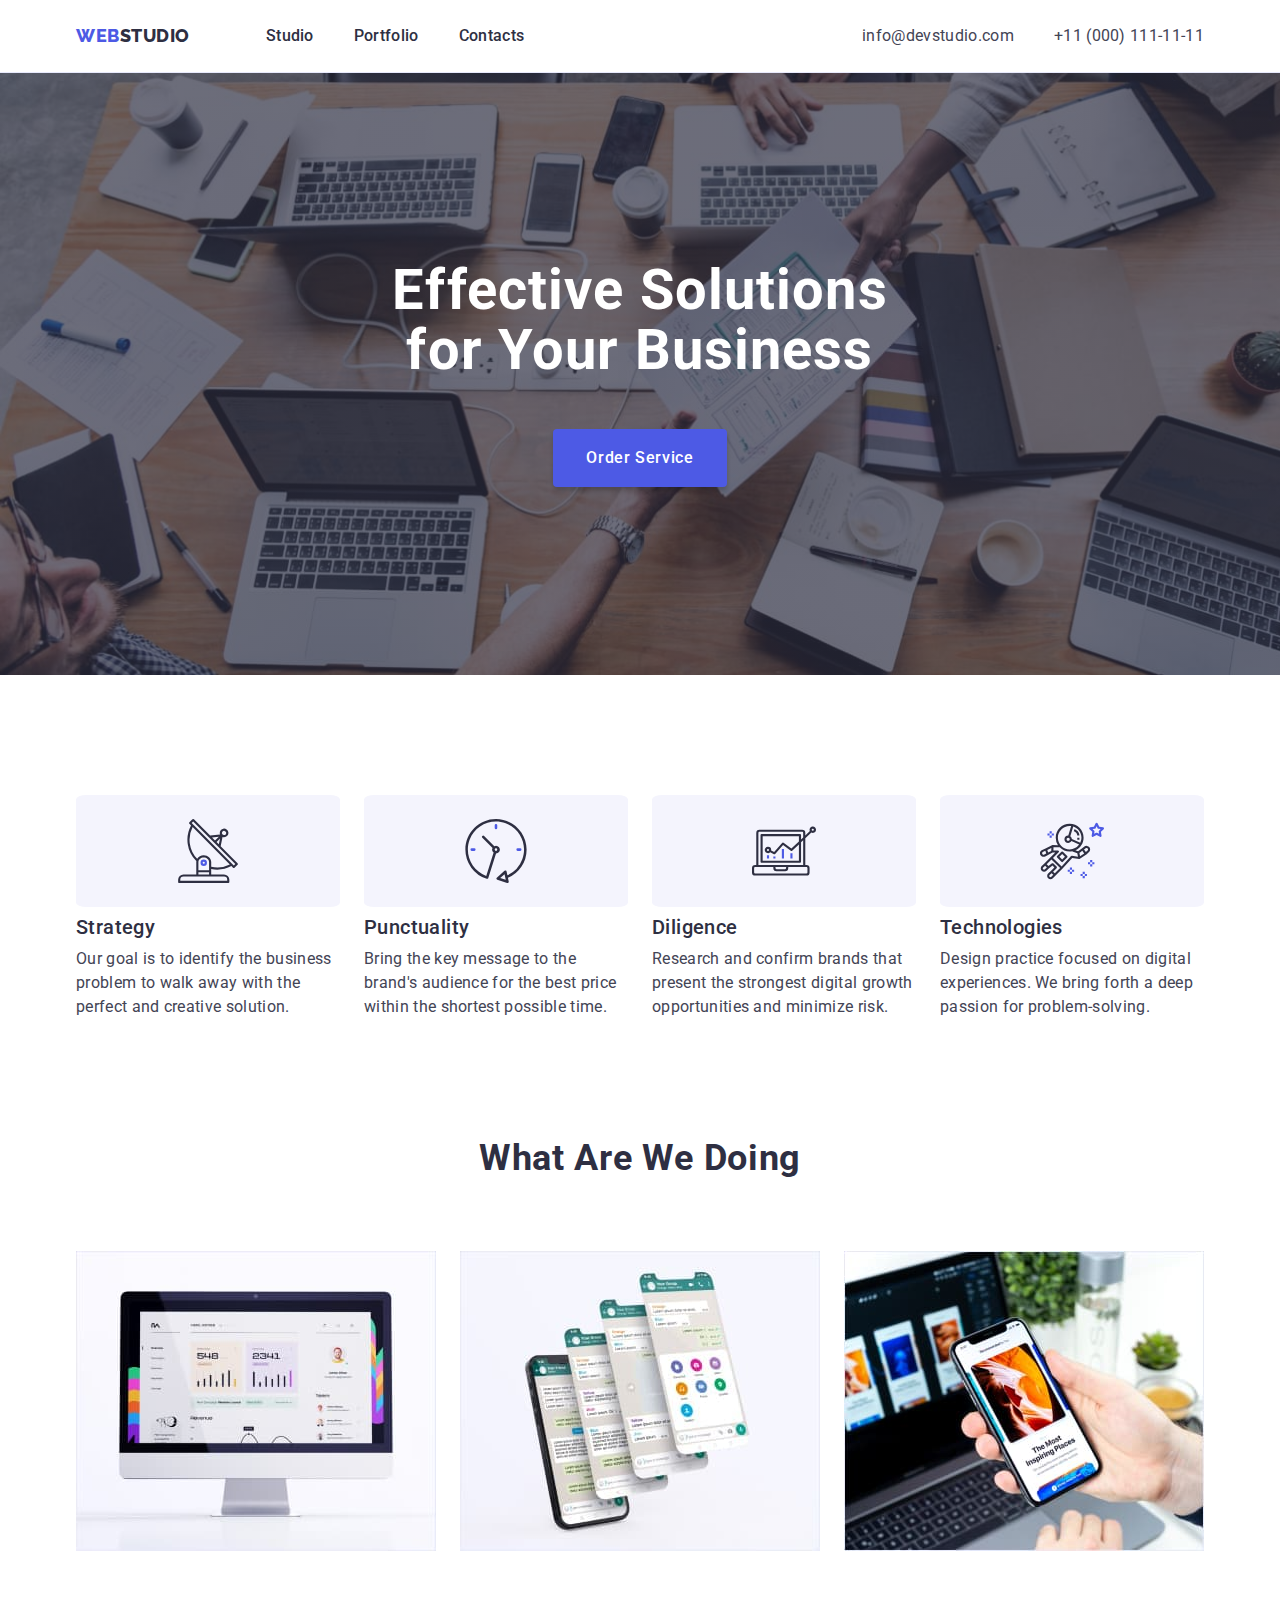
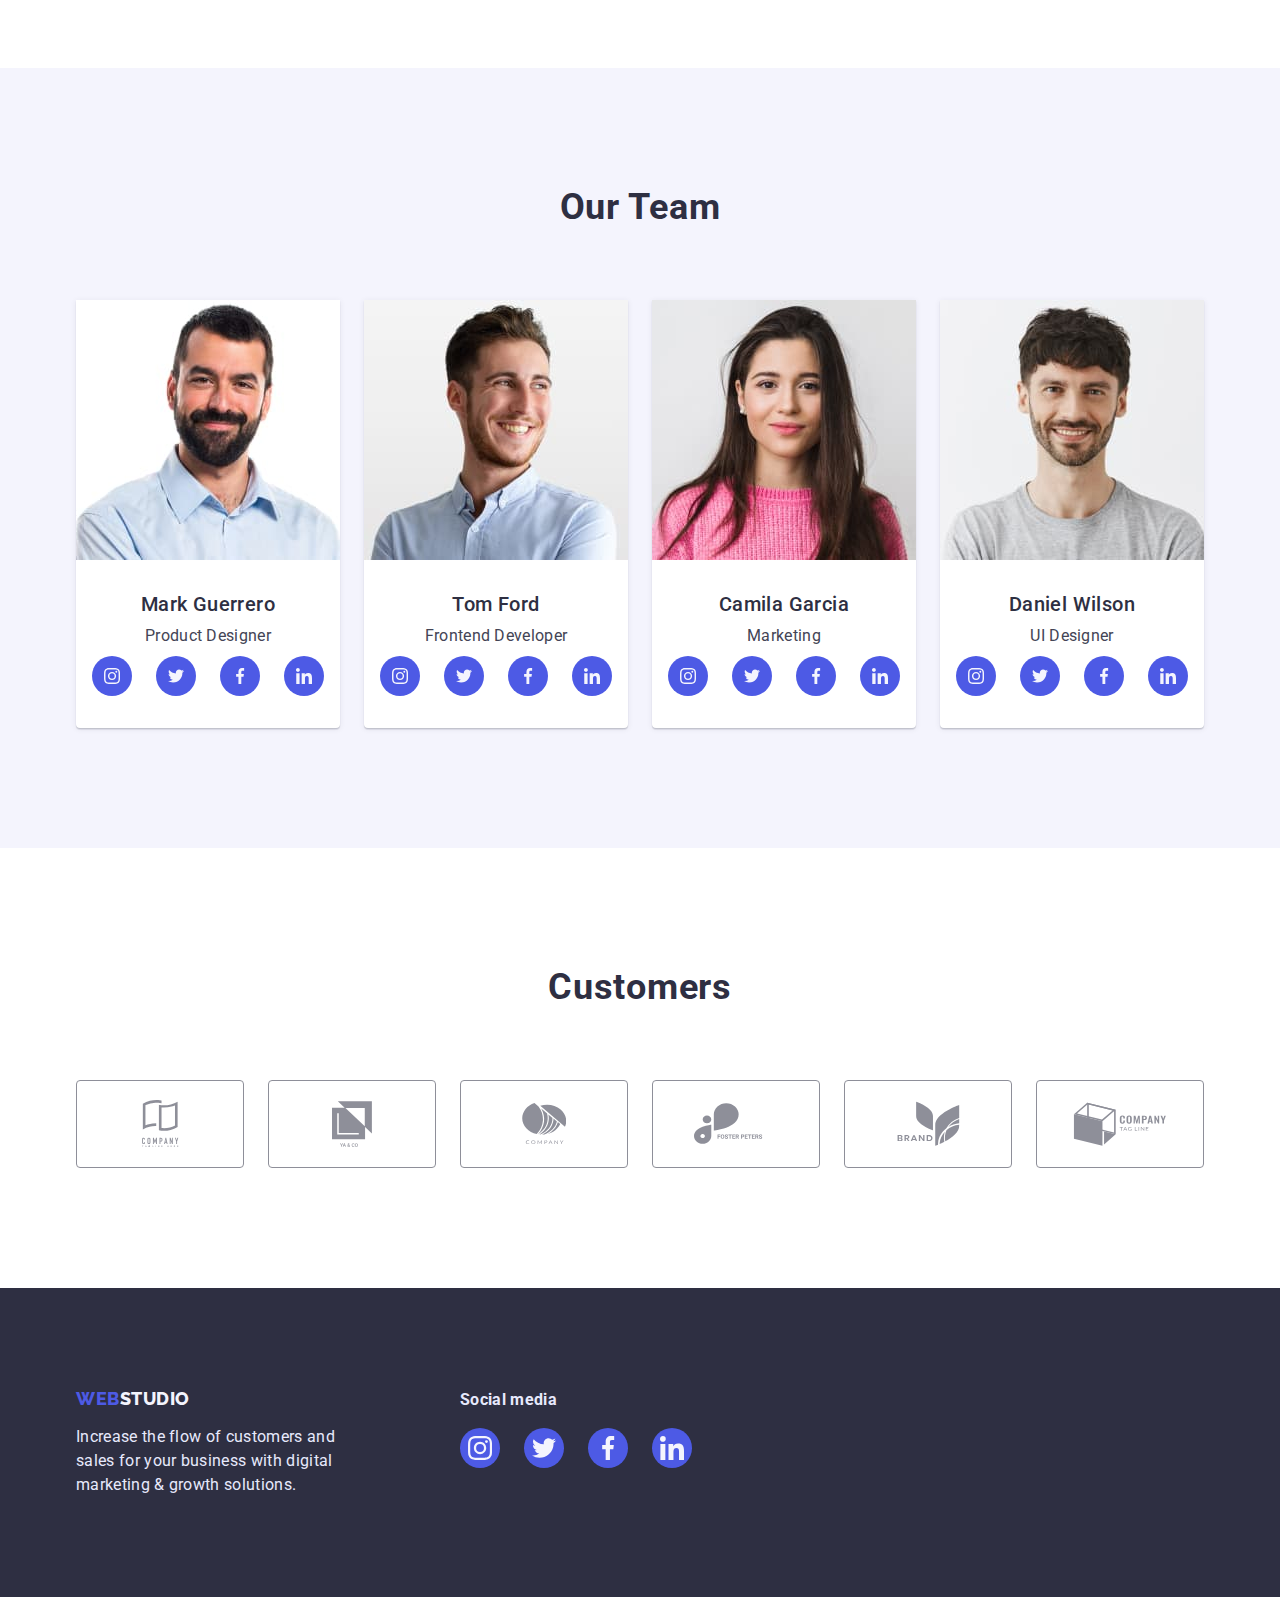
<file: index.html>
<!DOCTYPE html>
<html lang="en">

<head>
  <meta charset="UTF-8">
  <meta http-equiv="X-UA-Compatible" content="IE=edge">
  <meta name="viewport" content="width=device-width, initial-scale=1.0">
  <title>Document</title>

  <link rel="preconnect" href="https://fonts.googleapis.com">
  <link rel="preconnect" href="https://fonts.gstatic.com" crossorigin>
  <link href="https://fonts.googleapis.com/css2?family=Roboto:wght@400;500;700&display=swap" rel="stylesheet">
  <link rel="preconnect" href="https://fonts.googleapis.com">
  <link rel="preconnect" href="https://fonts.gstatic.com" crossorigin>
  <link href="
https://cdn.jsdelivr.net/npm/modern-normalize@1.1.0/modern-normalize.min.css
" rel="stylesheet">
  <link href="https://fonts.googleapis.com/css2?family=Raleway:wght@800&display=swap" rel="stylesheet">
  <link rel="stylesheet" href="./css/styles.css">
</head>

<body>

  <header class="page-header">
    <div class="heder-content container">
      <nav class="nav-box ">

        <a class="logo link" href="./index.html"> WEB<span class="logo-thema-light">Studio</span></a>
        <ul class="menu list">
          <li class="menu-item"><a class="menu-item-link link" href="./index.html">Studio</a></li>
          <li class="menu-item"><a class="menu-item-link link" href="./portfolio.html">Portfolio</a></li>
          <li class="menu-item"><a class="menu-item-link link" href="">Contacts</a></li>
        </ul>
      </nav>


      <address class="contacts-box">
        <ul class=" contacts-list list">
          <li class="contacts-list-item"> <a class="contacts-item link"
              href="mailto:info@devstudio.com">info@devstudio.com</a></li>
          <li class="contacts-list-item"> <a class="contacts-item link" href="tel:+110001111111">+11 (000) 111-11-11</a>
          </li>
        </ul>
      </address>

    </div>


  </header>

  <main>
    <!-- Банер -->

    <section class="hero-section">
      <div class="container">
        <h1 class="main-title">Effective Solutions
          for Your Business
        </h1>
        <button class="modal-btn" type="button">Order Service</button>
      </div>

    </section>

    <!-- Переваги компанії -->


    <section class="privilage-section">
      <div class="privilage-container container">
        <h2 hidden class=" .visually-hidden">Privilage</h2>
        <ul class="privilage-list list">
          <li class="privilage-list-item">
            <div class="privilage-icon-wrap"><svg class="strategy-icon" width="64" height="64">
              <use href="./images/sprite.svg#icon-antenna">

              </use>
            </svg> </div>
            <h3 class="privilege-title list-title">Strategy</h3>
            <p class="text">Our goal is to identify the business
              problem to walk away with the perfect and creative solution. </p>
          </li>
          <li class="privilage-list-item">
            <div class="privilage-icon-wrap"><svg class="strategy-icon" width="64" height="64">
              <use href="./images/sprite.svg#icon-clock">

              </use>
            </svg> </div>
            <h3 class="privilege-title list-title">Punctuality</h3>
            <p class="text">Bring the key message
              to the brand's audience for the best price within the shortest possible time.</p>
          </li>
          <li class="privilage-list-item">
            <div class="privilage-icon-wrap"><svg class="strategy-icon" width="64" height="64">
              <use href="./images/sprite.svg#icon-diagram">

              </use>
            </svg> </div>
            <h3 class="privilege-title list-title">Diligence</h3>
            <p class="text">Research and confirm brands that present the strongest digital growth opportunities and
              minimize risk.</p>
          </li>
          <li class="privilage-list-item">
            <div class="privilage-icon-wrap"><svg class="strategy-icon" width="64" height="64">
              <use href="./images/sprite.svg#icon-astronaut">
              </use>
            </svg> </div>
            <h3 class="privilege-title list-title">Technologies</h3>
            <p class="text">Design practice focused on digital experiences. We bring forth a deep passion for
              problem-solving.</p>
          </li>
        </ul>
      </div>
    </section>


    <!-- що ми робимо -->

    <section class="about-section">

      <div class="container">
        <h2 class="about-title section-title">What are we doing</h2>
        <ul class="about-list list">

          <li class="about-list-item">
            <img src="./images/site.jpg" alt="site" width="360" height="300">
          </li>
          <li class="about-list-item">
            <img src="./images/mobile-add.jpg" alt="mobile application" width="360" height="300">
          </li>
          <li class="about-list-item">
            <img src="./images/complex-servise.jpg" alt="comprehensive service" width="360" height="300">
          </li>
        </ul>
      </div>

    </section>



    <!-- наша команда -->


    <section class="team-section">
      <div class="team-card container">
        <h2 class="team-title section-title">Our Team</h2>

        <ul class="team-list list">

          <li class="team-list-item">
            <img src="./images/mark-guerrero.jpg" alt="Mark Guerrero" width="264" height="260">
            <div class="team-item-text">
              <h3 class="list-title">Mark Guerrero</h3>
              <p class="team-text text">Product Designer</p>
              <ul class="social-list list">
                <li class="social-list-item">
                  <a href="" class="social-list-link link">
                    <svg class="social-list-icon" width="16" height="16">
                      <use href="./images/sprite.svg#icon-instagram"></use>
                    </svg>
                  </a>
                </li>
                <li class="social-list-item">
                  <a href="" class="social-list-link link">
                    <svg class="social-list-icon" width="16" height="16">
                      <use href="./images/sprite.svg#icon-twitter"></use>
                    </svg>
                  </a>
                </li>
                <li class="social-list-item">
                  <a href="" class="social-list-link link">
                    <svg class="social-list-icon" width="16" height="16">
                      <use href="./images/sprite.svg#icon-facebook"></use>
                    </svg>
                  </a>
                </li>
                <li class="social-list-item">
                  <a href="" class="social-list-link link">
                    <svg class="social-list-icon" width="16" height="16">
                      <use href="./images/sprite.svg#icon-linkedin"></use>
                    </svg>
                  </a>
                </li>
              </ul>
            </div>
          </li>

          <li class="team-list-item">
            <img src="./images/tom-ford.jpg" alt="Tom Ford" width="264" height="260">
            <div class="team-item-text">
              <h3 class="list-title">Tom Ford</h3>
              <p class="team-text text">Frontend Developer</p>
              <ul class="social-list list">
                <li class="social-list-item">
                  <a href="" class="social-list-link link">
                    <svg class="social-list-icon" width="16" height="16">
                      <use href="./images/sprite.svg#icon-instagram"></use>
                    </svg>
                  </a>
                </li>
                <li class="social-list-item">
                  <a href="" class="social-list-link link">
                    <svg class="social-list-icon" width="16" height="16">
                      <use href="./images/sprite.svg#icon-twitter"></use>
                    </svg>
                  </a>
                </li>
                <li class="social-list-item">
                  <a href="" class="social-list-link link">
                    <svg class="social-list-icon" width="16" height="16">
                      <use href="./images/sprite.svg#icon-facebook"></use>
                    </svg>
                  </a>
                </li>
                <li class="social-list-item">
                  <a href="" class="social-list-link link">
                    <svg class="social-list-icon" width="16" height="16">
                      <use href="./images/sprite.svg#icon-linkedin"></use>
                    </svg>
                  </a>
                </li>
              </ul>
            </div>

          </li>
          <li class="team-list-item">
            <img src="./images/camila-garsia.jpg" alt="Camila Garcia" width="264" height="260">
            <div class="team-item-text">
              <h3 class="list-title">Camila Garcia</h3>
              <p class="team-text text">Marketing</p>
              <ul class="social-list list">
                <li class="social-list-item">
                  <a href="" class="social-list-link link">
                    <svg class="social-list-icon" width="16" height="16">
                      <use href="./images/sprite.svg#icon-instagram"></use>
                    </svg>
                  </a>
                </li>
                <li class="social-list-item">
                  <a href="" class="social-list-link link">
                    <svg class="social-list-icon" width="16" height="16">
                      <use href="./images/sprite.svg#icon-twitter"></use>
                    </svg>
                  </a>
                </li>
                <li class="social-list-item">
                  <a href="" class="social-list-link link">
                    <svg class="social-list-icon" width="16" height="16">
                      <use href="./images/sprite.svg#icon-facebook"></use>
                    </svg>
                  </a>
                </li>
                <li class="social-list-item">
                  <a href="" class="social-list-link link">
                    <svg class="social-list-icon" width="16" height="16">
                      <use href="./images/sprite.svg#icon-linkedin"></use>
                    </svg>
                  </a>
                </li>
              </ul>
            </div>

          </li>
          <li class="team-list-item">
            <img src="./images/daniel-wilson.jpg" alt="Daniel Wilson" width="264" height="260">
            <div class="team-item-text">
              <h3 class="list-title">Daniel Wilson</h3>
              <p class="team-text text">UI Designer</p>
              <ul class="social-list list">
                <li class="social-list-item">
                  <a href="" class="social-list-link link">
                    <svg class="social-list-icon" width="16" height="16">
                      <use href="./images/sprite.svg#icon-instagram"></use>
                    </svg>
                  </a>
                </li>
                <li class="social-list-item">
                  <a href="" class="social-list-link link">
                    <svg class="social-list-icon" width="16" height="16">
                      <use href="./images/sprite.svg#icon-twitter"></use>
                    </svg>
                  </a>
                </li>
                <li class="social-list-item">
                  <a href="" class="social-list-link link">
                    <svg class="social-list-icon" width="16" height="16">
                      <use href="./images/sprite.svg#icon-facebook"></use>
                    </svg>
                  </a>
                </li>
                <li class="social-list-item">
                  <a href="" class="social-list-link link">
                    <svg class="social-list-icon" width="16" height="16">
                      <use href="./images/sprite.svg#icon-linkedin"></use>
                    </svg>
                  </a>
                </li>
              </ul>
            </div>

          </li>
        </ul>
      </div>


    </section>

    <section class="customers-section">
      <div class="container">
        <h2 class="customers-title section-title">Customers</h2>
      <ul class="customers-list list">
        <li class="customers-list-item">
          <a class="customers-link link" href="">
            <svg class="customers-icon" width="41" height="47">
              <use href="./images/sprite.svg#icon-customer1"></use>
            </svg>
          </a>
        </li>
        <li class="customers-list-item">
          <a class="customers-link link" href="">
            <svg class="customers-icon" width="40" height="52">
              <use href="./images/sprite.svg#icon-customer2"></use>
            </svg>
          </a>
        </li>
        <li class="customers-list-item">
          <a class="customers-link link" href="">
            <svg class="customers-icon" width="44" height="41" >
              <use href="./images/sprite.svg#icon-customer3"></use>
            </svg>
          </a>
        </li>
        <li class="customers-list-item">
          <a class="customers-link link" href="">
            <svg class="customers-icon" width="84" height="41">
              <use href="./images/sprite.svg#icon-customer4"></use>
            </svg>
          </a>
        </li>
        <li class="customers-list-item">
          <a class="customers-link link" href="">
            <svg class="customers-icon" width="63" height="45">
              <use href="./images/sprite.svg#icon-customer5"></use>
            </svg>
          </a>
        </li>
        <li class="customers-list-item">
          <a class="customers-link link" href="">
            <svg class="customers-icon" width="94" height="44">
              <use href="./images/sprite.svg#icon-customer6"></use>
            </svg>
          </a>
        </li>
        
      </ul>
      </div>
    </section>
  </main> 



  <footer class="footer">


    <div class="footer-container container">
      <div class="footer-appeal">
        <a class="footer-logo link" href="./index.html">WEB<span class="logo-thema-dark">Studio</span></a>
        <p class="footer-text text">Increase the flow of customers and sales for your business with digital marketing &
          growth
          solutions.
        </p>
      </div>



      <div class="footer-social">
        <h4 class="footer-social-title text">Social media</h4>
        <ul class="footer-social-list list">
          <li class="social-list-item">
            <a href="" class="social-list-link footer-link link">
              <svg class="social-list-icon" width="24" height="24">
                <use href="./images/sprite.svg#icon-instagram"></use>
              </svg>
            </a>
          </li>
          <li class="social-list-item">
            <a href="" class="social-list-link footer-link link">
              <svg class="social-list-icon" width="24" height="24">
                <use href="./images/sprite.svg#icon-twitter"></use>
              </svg>
            </a>
          </li>
          <li class="social-list-item">
            <a href="" class="social-list-link footer-link link">
              <svg class="social-list-icon" width="24" height="24">
                <use href="./images/sprite.svg#icon-facebook"></use>
              </svg>
            </a>
          </li>
          <li class="social-list-item">
            <a href="" class="social-list-link footer-link link">
              <svg class="social-list-icon" width="24" height="24">
                <use href="./images/sprite.svg#icon-linkedin"></use>
              </svg>
            </a>
          </li>
        </ul>
      </div>
    </div>
  </footer>


</body>

</html>
</file>
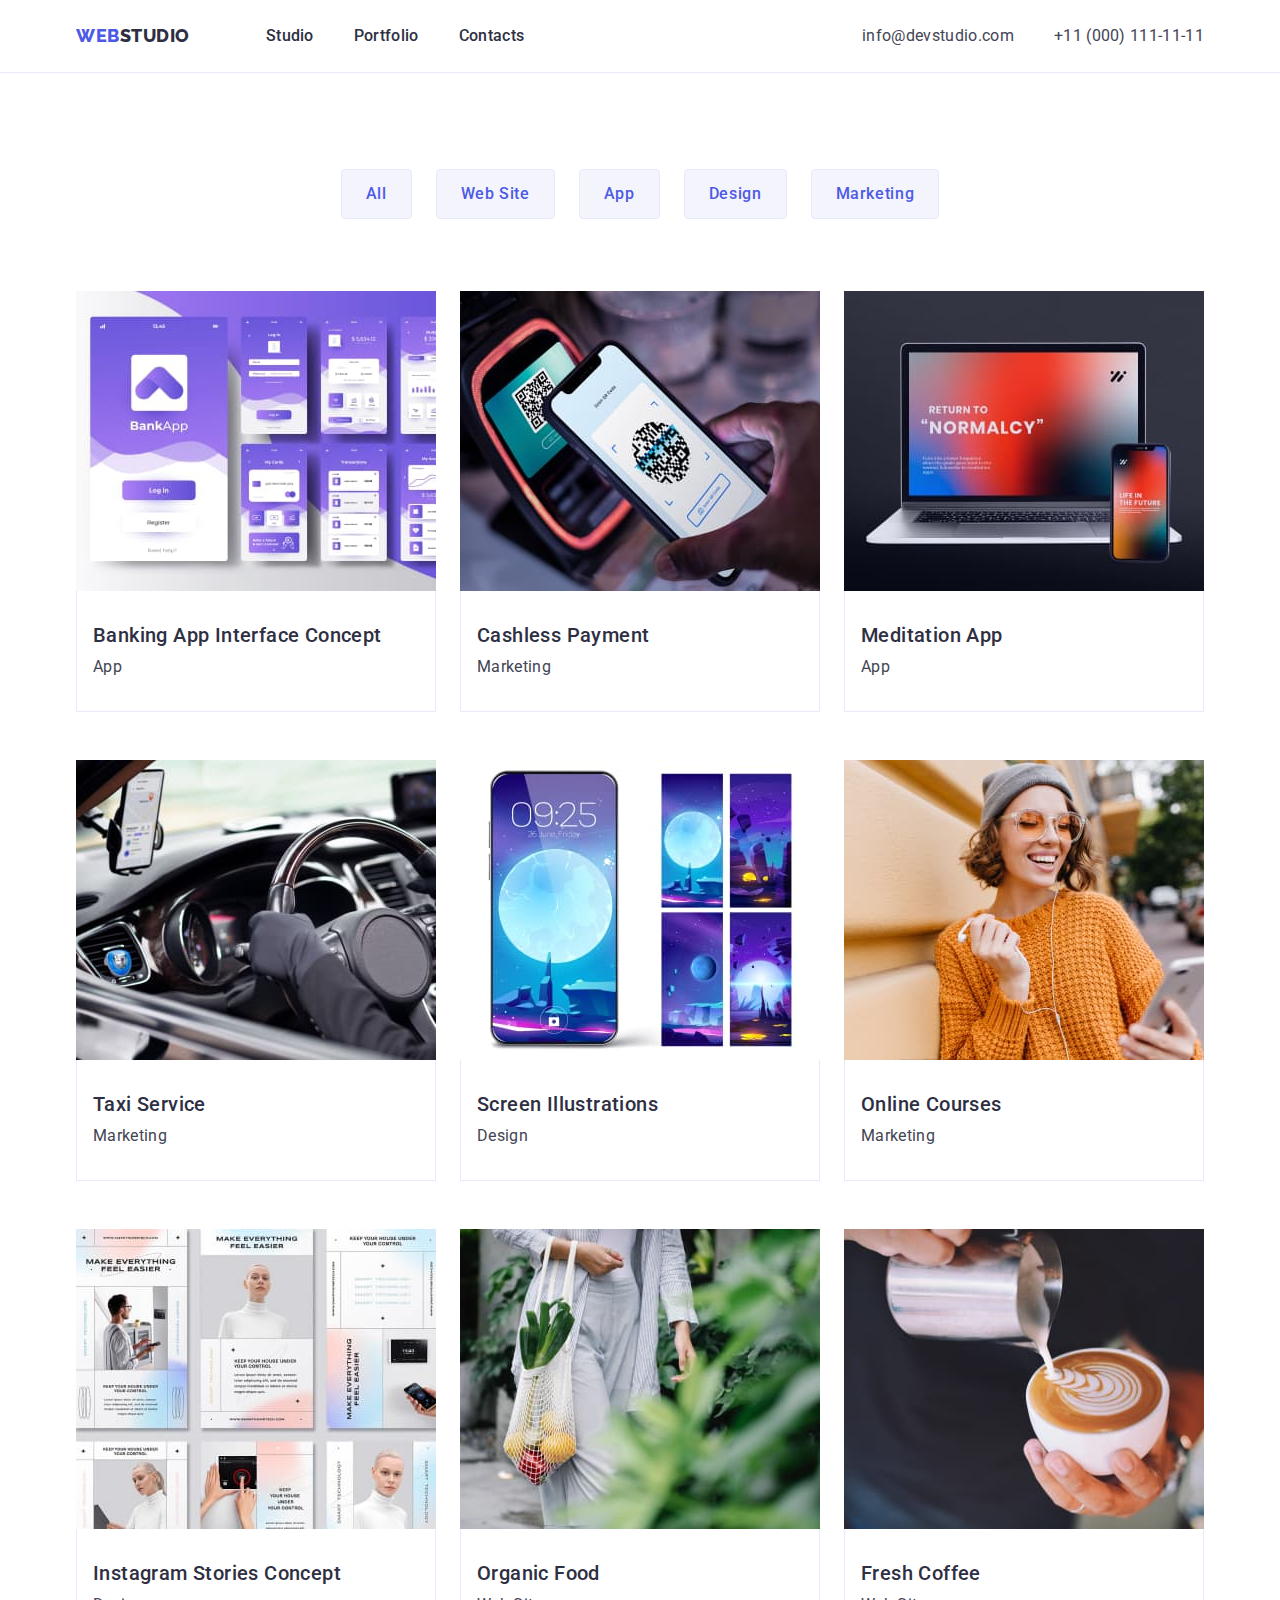
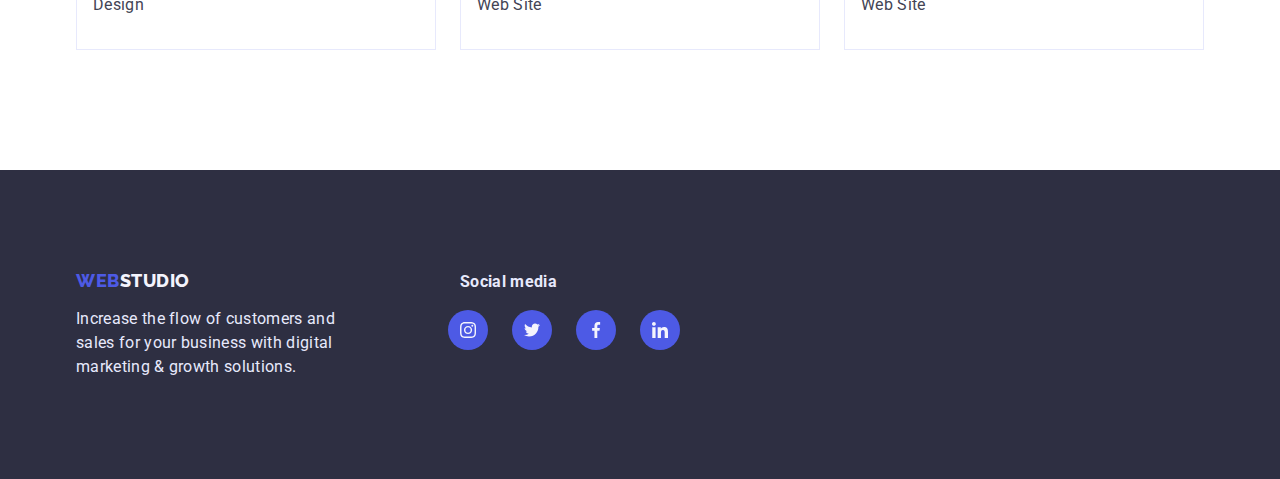
<file: portfolio.html>
<!DOCTYPE html>
<html lang="en">

<head>
    <meta charset="UTF-8">
    <meta http-equiv="X-UA-Compatible" content="IE=edge">
    <meta name="viewport" content="width=device-width, initial-scale=1.0">
    <title>Document</title>
   
    <link rel="preconnect" href="https://fonts.googleapis.com">
    <link rel="preconnect" href="https://fonts.gstatic.com" crossorigin>
    <link href="https://fonts.googleapis.com/css2?family=Roboto:wght@400;500;700&display=swap" rel="stylesheet">
    <link rel="preconnect" href="https://fonts.googleapis.com">
    <link rel="preconnect" href="https://fonts.gstatic.com" crossorigin>
    <link href="
  https://cdn.jsdelivr.net/npm/modern-normalize@1.1.0/modern-normalize.min.css
  " rel="stylesheet">
    <link href="https://fonts.googleapis.com/css2?family=Raleway:wght@800&display=swap" rel="stylesheet">
    <link rel="stylesheet" href="./css/styles.css">
  </head>

<body>
    <header class="page-header">
        <div class="heder-content container">
          <nav class="nav-box ">
        
            <a class="logo link" href="./index.html"> WEB<span class="logo-thema-light">Studio</span></a>
            <ul class="menu list">
              <li class="menu-item"><a class="menu-item-link link" href="./index.html">Studio</a></li>
              <li class="menu-item"><a class="menu-item-link link" href="./portfolio.html">Portfolio</a></li>
              <li class="menu-item"><a class="menu-item-link link" href="">Contacts</a></li>
            </ul>
          </nav>
        
        
          <address class="contacts-box">
            <ul class=" contacts-list list">
              <li class="contacts-list-item"> <a class="contacts-item link"
                  href="mailto:info@devstudio.com">info@devstudio.com</a></li>
              <li class="contacts-list-item"> <a class="contacts-item link" href="tel:+110001111111">+11 (000) 111-11-11</a>
              </li>
            </ul>
          </address>
        
        </div>
            
        
          </header>
        

    <main>

        <section class="portfolio-section">
            <div class="container">
                <h1 hidden class=".visually-hidden">Portfolio</h1>
                <ul class="filter-list list">
                    <li class="filter-item"> <button class="filter-btn" type="button">All</button></li>
                    <li class="filter-item"><button class="filter-btn" type="button">Web Site</button></li>
                    <li class="filter-item"><button class="filter-btn" type="button">App</button></li>
                    <li class="filter-item"><button class="filter-btn" type="button">Design</button></li>
                    <li class="filter-item"><button class="filter-btn" type="button">Marketing</button></li>
                </ul>
    
    
                <ul class="portfolio-list list">
                    <li class="portfolio-item">
                        <a class="portfolio-link link" href=""><img src="./images/bank.jpg" alt="Banking App" width="360" height="300">
                            <div class="portfolio-item-text">
                                <h2 class="portfolio-title list-title">Banking App Interface Concept</h2>
                                <p class="text">App</p>
                            </div>
                        </a>
                    </li>
                    <li class="portfolio-item">
                        <a class="portfolio-link link" href=""><img src="./images/cashless.jpg" alt="Cashless Payment" width="360"
                                height="300">
                            <div class="portfolio-item-text">
                                <h2 class="portfolio-title list-title">Cashless Payment</h2>
                                <p class="text">Marketing</p>
                            </div>
                        </a>
                    </li>
                    <li class="portfolio-item">
                        <a class="portfolio-link link" href=""><img src="./images/meditation.jpg" alt="Meditaion App" width="360"
                                height="300">
                            <div class="portfolio-item-text">
                                <h2 class="portfolio-title list-title">Meditation App</h2>
                                <p class="text">App</p>
                            </div>
                        </a>
                    </li>
    
                    <li class="portfolio-item">
                        <a class="portfolio-link link" href=""><img src="./images/taxi.jpg" alt="Taxi Service" width="360" height="300">
                            <div class="portfolio-item-text">
                                <h2 class="portfolio-title list-title">Taxi Service</h2>
                                <p class="text">Marketing </p>
                            </div>
                        </a>
                    </li>
                    <li class="portfolio-item">
                        <a class="portfolio-link link" href=""><img src="./images/screen.jpg" alt="Screen Illustrations" width="360"
                                height="300">
                            <div class="portfolio-item-text">
                                <h2 class="portfolio-title list-title">Screen Illustrations</h2>
                                <p class="text">Design</p>
                            </div>
                        </a>
                    </li>
    
                    <li class="portfolio-item">
                        <a class="portfolio-link link" href=""><img src="./images/online-courses.jpg" alt="Online Courses" width="360"
                                height="300">
                            <div class="portfolio-item-text">
                                <h2 class="portfolio-title list-title">Online Courses</h2>
                                <p class="text">Marketing</p>
                            </div>
                        </a>
                    </li>
    
    
                    <li class="portfolio-item">
                        <a class="portfolio-link link" href=""><img src="./images/instastories.jpg" alt="Instagram Stories " width="360"
                                height="300">
                            <div class="portfolio-item-text">
                                <h2 class="portfolio-title list-title">Instagram Stories Concept</h2>
                                <p class="text">Design</p>
                            </div>
                        </a>
                    </li>
                    <li class="portfolio-item">
                        <a class="portfolio-link link" href=""><img src="./images/food.jpg" alt="Food" width="360" height="300">
                            <div class="portfolio-item-text">
                                <h2 class="portfolio-title list-title">Organic Food</h2>
                                <p class="text">Web Site</p>
                            </div>
                        </a>
                    </li>
    
                    <li class="portfolio-item">
                        <a class="portfolio-link link" href=""><img src="./images/coffee.jpg" alt="Coffee" width="360" height="300">
                            <div class="portfolio-item-text">
                                <h2 class="portfolio-title list-title">Fresh Coffee</h2>  
                                <p class="text">Web Site</p>
                            </div>
                        </a>
                    </li>
    
    
                </ul>
            </div>
          
        </section>
    </main>


    <footer class="footer">


        <div class="footer-container container">
          <div class="footer-appeal">
            <a class="footer-logo link" href="./index.html">WEB<span class="logo-thema-dark">Studio</span></a>
            <p class="footer-text text">Increase the flow of customers and sales for your business with digital marketing &
              growth
              solutions.
            </p>
          </div>
    
    
    
          <div class="footer-social">
            <h4 class="footer-social-title text">Social media</h4>
            <ul class="social-list list">
              <li class="social-list-item">
                <a href="" class="social-list-link footer-link link">
                  <svg class="social-list-icon" width="16" height="16">
                    <use href="./images/sprite.svg#icon-instagram"></use>
                  </svg>
                </a>
              </li>
              <li class="social-list-item">
                <a href="" class="social-list-link footer-link link">
                  <svg class="social-list-icon" width="16" height="16">
                    <use href="./images/sprite.svg#icon-twitter"></use>
                  </svg>
                </a>
              </li>
              <li class="social-list-item">
                <a href="" class="social-list-link footer-link link">
                  <svg class="social-list-icon" width="16" height="16">
                    <use href="./images/sprite.svg#icon-facebook"></use>
                  </svg>
                </a>
              </li>
              <li class="social-list-item">
                <a href="" class="social-list-link footer-link link">
                  <svg class="social-list-icon" width="16" height="16">
                    <use href="./images/sprite.svg#icon-linkedin"></use>
                  </svg>
                </a>
              </li>
            </ul>
          </div>
        </div>
      </footer>
</body>

</html>
</file>
<file: css/styles.css>
:root {
  --accent-color: #4d5ae5;
  --primary-text-color: #434455;
  --nav-color: #2e2f42;
  --title-color: #2e2f42;
  --nav-accent-color: #404bbf;
  --text-thema-dark-color: #E7E9FC;
  --background-section-color: #f4f4fd;
  --just-white:#ffffff;
  
}
body {
  background-color: var(--just-white);
  font-family: "Roboto", sans-serif;
  font-weight: 400;

  color: var(--primary-text-color);
}

.link {
  text-decoration: none;
}
.list {
  list-style-type: none;
}
/* ---F----компоненти-------- */
.container {
  width: 1158px;
  padding-left: 15px;
  padding-right: 15px;
  margin-left: auto;
  margin-right: auto;
}
.list-title {
  margin-bottom: 8px;
  font-weight: 500;
  font-size: 20px;
  line-height: 1.2;
  letter-spacing: 0.02em;
  color: var(--title-color);
}

.text {
  font-size: 16px;
  line-height: 1.5;
  letter-spacing: 0.02em;
  color: var(--primary-text-color);
}
.section-title {
  font-weight: 700;
  font-size: 36px;
  line-height: 1.11;
  text-align: center;
  letter-spacing: 0.02em;
  text-transform: capitalize;
  color: var(--title-color);
}

h1,
h2,
h3,
h4,
p {
  margin-top: 0;
  margin-bottom: 0;
}

ul {
  margin-top: 0;
  margin-bottom: 0;
  padding-left: 0;
}

img {
  display: block;
}

.visually-hidden {
  position: absolute;
  width: 1px;
  height: 1px;
  margin: -1px;
  border: 0;
  padding: 0;
  white-space: nowrap;
  clip-path: inset(100%);
  clip: rect(0 0 0 0);
  overflow: hidden;
}
/* -------/компоненти-------- */
/* -------шапка------- */
.page-header {
 
  border-bottom: 1px solid var(--text-thema-dark-color);
}
.heder-content{
  display: flex;
  align-items: center;
}
nav {
  display: flex;
  align-items: center;
}
.menu {
  display: flex;
  margin-left: 76px;
}
.menu-item:not(:last-child) {
  margin-right: 40px;
}

.logo {

  color: var(--accent-color);
  font-family: "Raleway", sans-serif;
  font-weight: 800;
  font-size: 18px;
  line-height: 1.17;
  
  letter-spacing: 0.03em;
  text-transform: uppercase;
  border: none;
}
.logo-thema-light {
  color: var(--nav-color);
}
.menu-item-link {
  display: block;
  padding-top: 24px;
  padding-bottom: 24px;

  font-style: normal;
  font-weight: 500;
  font-size: 16px;
  line-height: 1.5;
  letter-spacing: 0.02em;
  color: var(--nav-color);
}

.link:hover,
.link:focus {
  color: var(--nav-accent-color);
}

.contacts-box {
  font-style: normal;
  margin-left: auto;
}
.contacts-list {
  display: flex;
}
.contacts-list-item:nth-child(1) {
  margin-right: 40px;
}
.contacts-item {
  display: block;
  padding-top: 24px;
  padding-bottom: 24px;

  color: var(--primary-text-color);
  font-size: 16px;
  line-height: 1.5;
  letter-spacing: 0.02em;
}

/* -------/шапка------- */
/*-------- банер -------*/

.hero-section {
  text-align: center;
  background-color: #2e2f42;
  padding-top: 188px;
  padding-bottom: 188px;
  background-image: linear-gradient(rgba(46, 47, 66, 0.7), rgba(46, 47, 66, 0.7)), url(../images/people-office.jpg);
  background-size: cover;
  max-width: 1440px;
  margin: 0 auto;
}
.main-title {
  margin-bottom: 48px;
  width: 496px;

  margin-left: auto;
  margin-right: auto;
  font-weight: 700;
  font-size: 56px;
  line-height: 1.07;
  letter-spacing: 0.02em;

  color: var(--just-white);
}

.modal-btn {
  display: inline-block;
  padding: 16px 32px 16px 32px;

  font-family: "Roboto", sans-serif;
  font-weight: 500;
  font-size: 16px;
  line-height: 1.5;
  letter-spacing: 0.04em;
  color: var(--just-white);
  background-color: var(--accent-color);
  box-shadow: 0px 4px 4px rgba(0, 0, 0, 0.15);
  border-radius: 4px;
  cursor: pointer;
  border: 1px solid transparent;
}

.modal-btn:hover,
.modal-btn:focus {
  background-color: var(--nav-accent-color);
}
/*-------- /банер -------*/

/* ----переваги компанії---- */

.privilage-section {

  padding: 120px 0;
}

.privilage-container {
 
}

.privilage-list {
  display: flex;
  justify-content: space-between;
}

.privilage-list-item {
  max-width: 264px;
}
.privilage-icon-wrap{
  display: flex;
  justify-content: center;
  align-items: center;
  height: 112px;
  margin-bottom: 8px;
  background: var(--background-section-color);
border-radius: 4%;
}


/* ----/переваги компанії---- */

/* =======що робимо======== */
.about-section {
  padding-bottom: 117px;
}
.about-title {
  margin-bottom: 72px;
}
.about-list {
  display: flex;
  justify-content: space-between;
}

/* =============команда =========*/
.team-section {
  background-color: var(--background-section-color);
  padding-top: 120px;
  padding-bottom: 120px;
}

.team-card{
  background-color: var(--background-section-color);

}
.team-title {
  margin-bottom: 72px;
}
.team-list {
  display: flex;
  flex-wrap: wrap;
  gap: 24px;
}
.team-list-item {
  text-align: center;
  /* width: 264px;  */
  flex-basis: calc ((100%-72px) / 4);
  background-color: var(--just-white);
  box-shadow: 0px 1px 6px rgba(46, 47, 66, 0.08), 0px 1px 1px rgba(46, 47, 66, 0.16), 0px 2px 1px rgba(46, 47, 66, 0.08);
  border-radius: 0px 0px 4px 4px;
}
/* .team-list-item:nth-child(4n) {
  margin-right: 0;
} */
.team-item-text {
  padding: 32px 0;

}
.team-text{
  margin-bottom: 8px;
}
.social-list{
  display: flex;
  align-content: center;
  justify-content: center ;
  gap: 24px;
}
.social-list-link{

  display: flex;
justify-content: center;
align-items: center;
  border-radius: 50%;
  width: 40px;
  height: 40px;
  border-color: transparent;
  background-color:  var(--accent-color);
}

.social-list-link:hover,
.social-list-link:focus{
  background-color: var(--nav-accent-color);
}

.social-list-icon{
  fill:  var(--background-section-color);

}

/* ============CUSTOMER================= */
.customers-section{
  padding: 120px 0px;
}
.customers-title{
  margin-bottom: 72px;
}
.customers-list{
  display: flex;
  gap: 24px;

}
.customers-link{
  display: flex;
  justify-content: center;
  align-items: center;
  width: 168px;
  height: 88px;
border-radius: 4px;
border: 1px solid #8e8f99;


}
.customers-icon{
fill:#8E8F99;}

.customers-link:hover,
.customers-link:focus{
  border: 1px solid var(--nav-accent-color);
}
.customers-link:hover .customers-icon,
.customers-link:focus .customers-icon {
  fill: var(--nav-accent-color);
}
/* ==========футер======== */
.footer{

  padding: 100px 0;

  background-color: #2e2f42;
 
}
.footer-container{
  display: flex;
}
.footer-logo {
  display: block;
  margin-bottom: 16px;
  color: var(--accent-color);

  font-family: "Raleway", sans-serif;
  font-weight: 800;
  font-size: 18px;
  line-height: 1.17;
  align-items: center;
  letter-spacing: 0.03em;
  text-transform: uppercase;
  border: none;
}
.footer-appeal{
  margin-right: 120px;
}
.logo-thema-dark {
  color: var(--background-section-color);
}

.footer-text {
  width: 264px;
  color: var(--text-thema-dark-color);
}

.footer-social-title{
  font-weight: 500px;
  color: var(--text-thema-dark-color);
  margin-bottom: 16px;
}
.footer-social{
  width: 208px;
}
 .footer-social-list{
  display: flex;
  align-content: center;
  gap: 24px;
}
.footer-link:hover,.footer-link:focus{
  background-color: #31D0AA;
}



/* =========2 сторінка  ========*/
.portfolio-section{
  padding: 96px 0px 120px 0px;
}
.filter-list {
  display: flex;
  justify-content: center;
margin-bottom: 72px;
}

.filter-item:not(:last-child) {
  margin-right: 24px;
}

.filter-btn {
  padding: 12px 24px;
  
  font-family: "Roboto", sans-serif;
  color: var(--accent-color);
  background-color: #f4f4fd;
  font-weight: 500;
  font-size: 16px;
  line-height: 1.5;
  letter-spacing: 0.04em;

  border: 1px solid var(--text-thema-dark-color);
  border-radius: 4px;
  cursor: pointer;
}
.filter-btn:focus,
.filter-btn:hover {
  color:var(--just-white);
  background-color: var(--nav-accent-color);
  box-shadow: 0px 3px 1px rgba(0, 0, 0, 0.1), 0px 2px 1px rgba(0, 0, 0, 0.08),
    0px 2px 2px rgba(0, 0, 0, 0.12);
  border-radius: 4px;
}

.portfolio-list {
  display: flex;
  flex-wrap: wrap;
  gap: 48px 24px;
}

.portfolio-item {

  /* width: 360px; */
  width: calc ((100%-48px)/3);
} 


.portfolio-link{
  display: block;
}

.portfolio-link:hover,
.portfolio-link:focus {
  box-shadow: 0px 1px 6px rgba(46, 47, 66, 0.08), 0px 1px 1px rgba(46, 47, 66, 0.16), 0px 2px 1px rgba(46, 47, 66, 0.08);
}
.portfolio-item-text {
  padding: 32px 16px;
  border:1px solid var(--text-thema-dark-color);
  border-top: none; 
}
</file>
